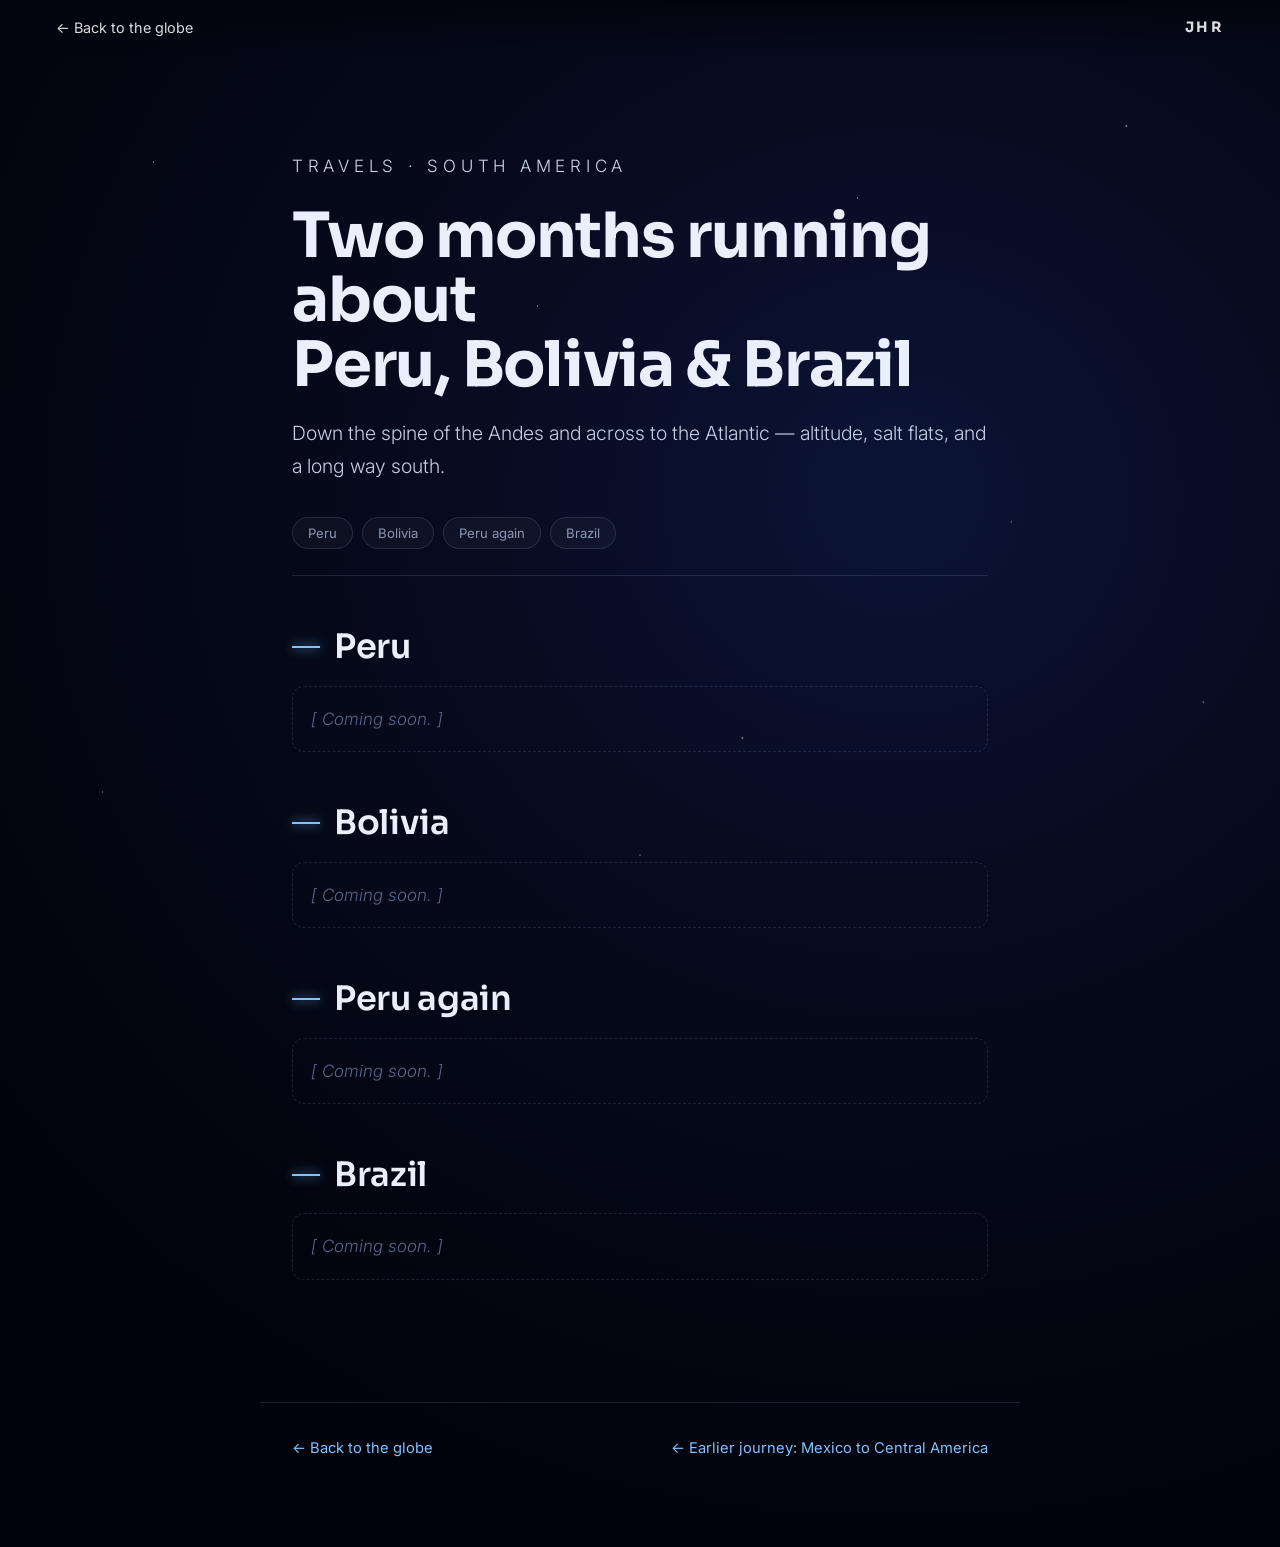
<file: lima-to-ushuaia.html>
<!DOCTYPE html>
<html lang="en">
<head>
  <meta charset="UTF-8" />

  <!-- Google tag (gtag.js) -->
  <script async src="https://www.googletagmanager.com/gtag/js?id=G-CB25DRCNF4"></script>
  <script>
    window.dataLayer = window.dataLayer || [];
    function gtag(){dataLayer.push(arguments);}
    gtag('js', new Date());

    gtag('config', 'G-CB25DRCNF4');
  </script>
  <meta name="viewport" content="width=device-width, initial-scale=1.0" />
  <title>Peru, Bolivia &amp; Brazil — Josh Haydon Rowe</title>
  <meta name="description" content="Two months running about Peru, Bolivia and Brazil." />
  <link rel="preconnect" href="https://fonts.googleapis.com" />
  <link rel="preconnect" href="https://fonts.gstatic.com" crossorigin />
  <link href="https://fonts.googleapis.com/css2?family=Sora:wght@300;500;600;700&family=Inter:wght@300;400;500&display=swap" rel="stylesheet" />
  <link rel="stylesheet" href="styles.css" />
</head>
<body>
  <div class="space-bg"></div>

  <nav class="article-nav">
    <a class="back" href="index.html">← Back to the globe</a>
    <a class="brand" href="index.html">JHR</a>
  </nav>

  <article class="article">
    <p class="eyebrow">Travels · South America</p>
    <h1>Two months running about<br />Peru, Bolivia &amp; Brazil</h1>
    <p class="lede">Down the spine of the Andes and across to the Atlantic —
      altitude, salt flats, and a long way south.</p>

    <nav class="secnav">
      <a href="#peru">Peru</a>
      <a href="#bolivia">Bolivia</a>
      <a href="#peru-again">Peru again</a>
      <a href="#brazil">Brazil</a>
    </nav>

    <section id="peru">
      <h2>Peru</h2>
      <!-- ✍️ Josh: write your Peru report here. -->
      <p class="soon">[ Coming soon. ]</p>
    </section>

    <section id="bolivia">
      <h2>Bolivia</h2>
      <p class="soon">[ Coming soon. ]</p>
    </section>

    <section id="peru-again">
      <h2>Peru again</h2>
      <p class="soon">[ Coming soon. ]</p>
    </section>

    <section id="brazil">
      <h2>Brazil</h2>
      <p class="soon">[ Coming soon. ]</p>
    </section>
  </article>

  <footer class="article-foot">
    <a href="index.html">← Back to the globe</a>
    <a href="mexico-to-colombia.html">← Earlier journey: Mexico to Central America</a>
  </footer>
</body>
</html>
</file>
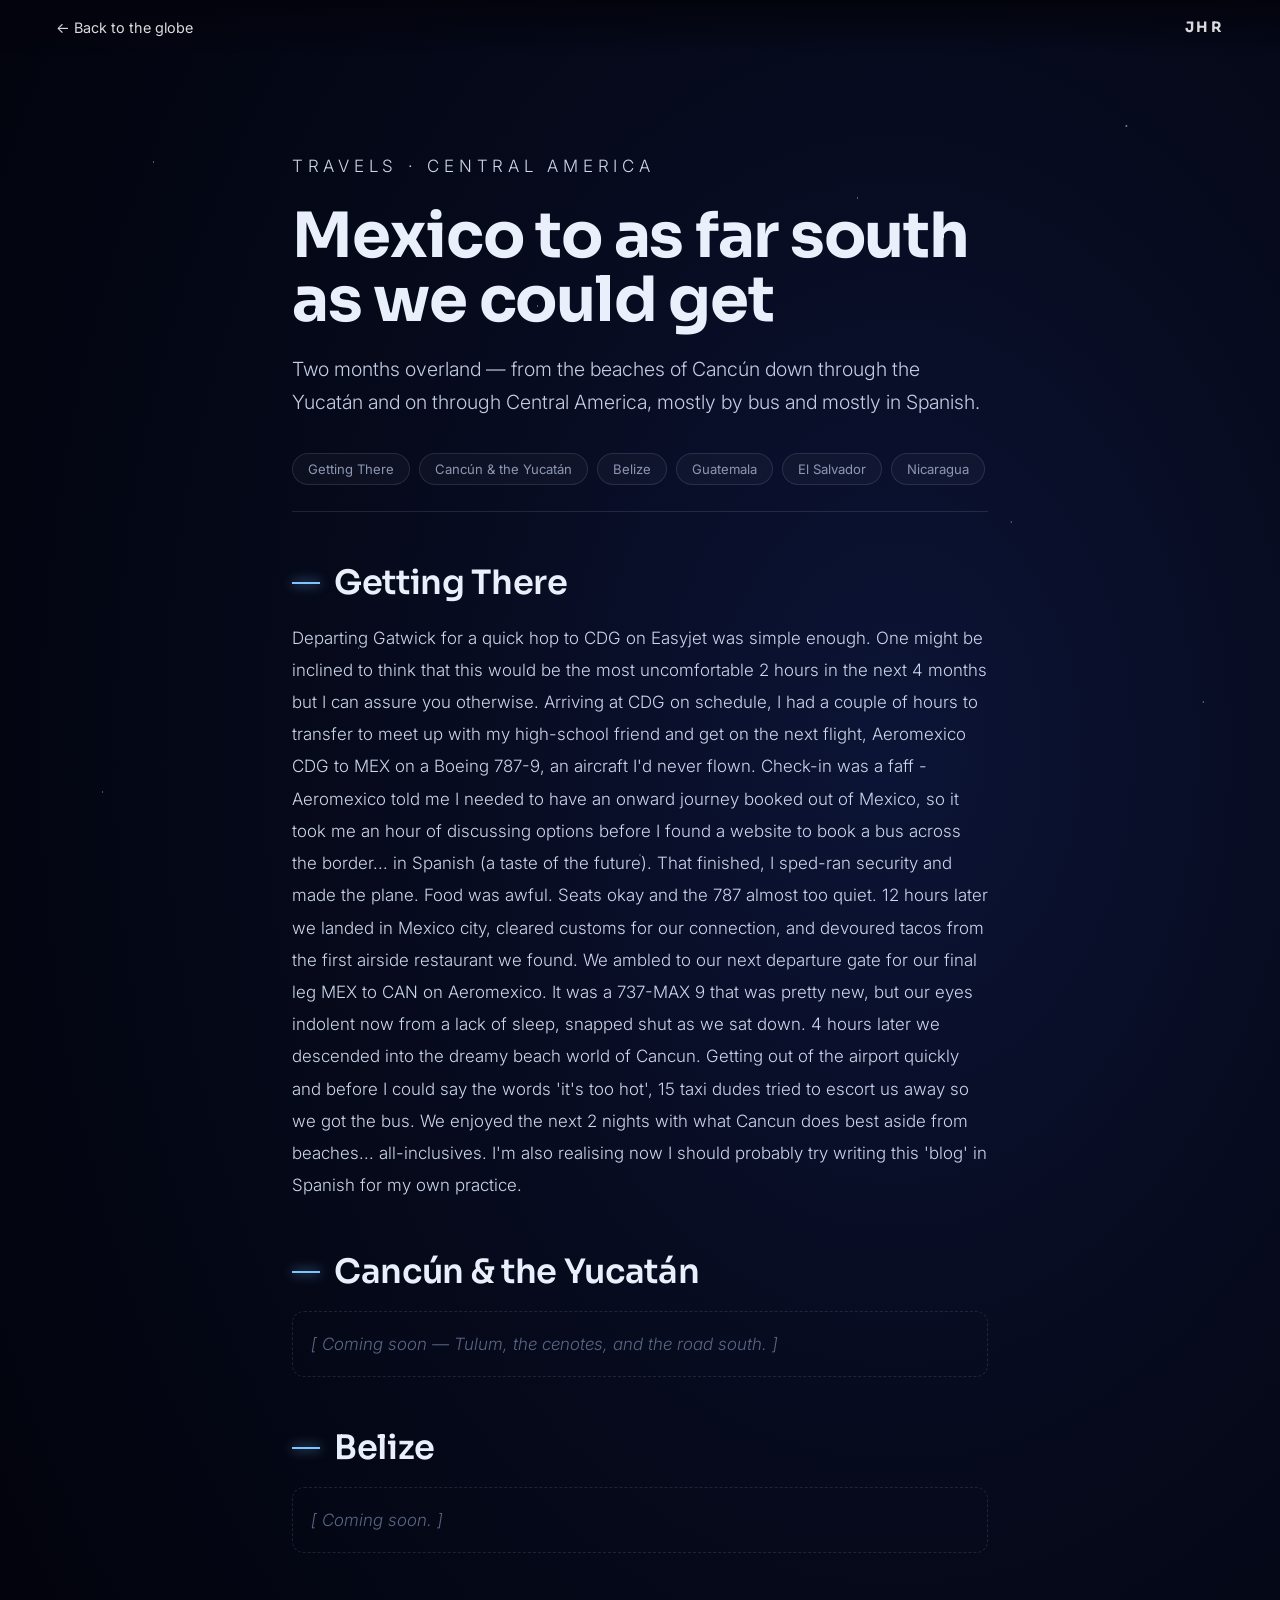
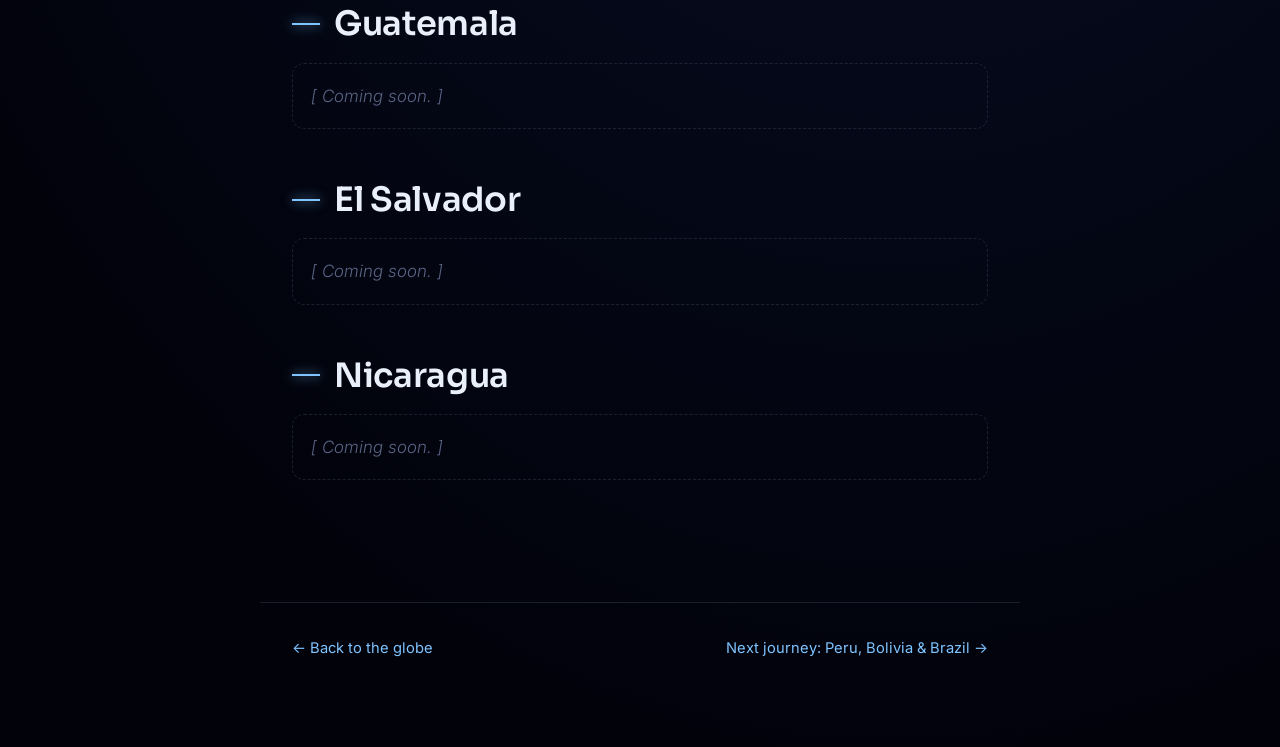
<file: mexico-to-colombia.html>
<!DOCTYPE html>
<html lang="en">
<head>
  <meta charset="UTF-8" />

  <!-- Google tag (gtag.js) -->
  <script async src="https://www.googletagmanager.com/gtag/js?id=G-CB25DRCNF4"></script>
  <script>
    window.dataLayer = window.dataLayer || [];
    function gtag(){dataLayer.push(arguments);}
    gtag('js', new Date());

    gtag('config', 'G-CB25DRCNF4');
  </script>
  <meta name="viewport" content="width=device-width, initial-scale=1.0" />
  <title>Mexico to Central America — Josh Haydon Rowe</title>
  <meta name="description" content="Two months overland from Cancún as far south as we could get." />
  <link rel="preconnect" href="https://fonts.googleapis.com" />
  <link rel="preconnect" href="https://fonts.gstatic.com" crossorigin />
  <link href="https://fonts.googleapis.com/css2?family=Sora:wght@300;500;600;700&family=Inter:wght@300;400;500&display=swap" rel="stylesheet" />
  <link rel="stylesheet" href="styles.css" />
</head>
<body>
  <div class="space-bg"></div>

  <nav class="article-nav">
    <a class="back" href="index.html">← Back to the globe</a>
    <a class="brand" href="index.html">JHR</a>
  </nav>

  <article class="article">
    <p class="eyebrow">Travels · Central America</p>
    <h1>Mexico to as far south<br />as we could get</h1>
    <p class="lede">Two months overland — from the beaches of Cancún down through
      the Yucatán and on through Central America, mostly by bus and mostly in Spanish.</p>

    <nav class="secnav">
      <a href="#getting-there">Getting There</a>
      <a href="#yucatan">Cancún &amp; the Yucatán</a>
      <a href="#belize">Belize</a>
      <a href="#guatemala">Guatemala</a>
      <a href="#el-salvador">El Salvador</a>
      <a href="#nicaragua">Nicaragua</a>
    </nav>

    <section id="getting-there">
      <h2>Getting There</h2>
      <p>
        Departing Gatwick for a quick hop to CDG on Easyjet was simple enough. One might be inclined to think that this would be the
        most uncomfortable 2 hours in the next 4 months but I can assure you otherwise. Arriving at CDG on schedule, I had a couple of hours to transfer
        to meet up with my high-school friend and get on the next flight, Aeromexico CDG to MEX on a Boeing 787-9, an aircraft I'd never flown. Check-in was a faff
        - Aeromexico told me I needed to have an onward journey booked out of Mexico, so it took me an hour of discussing options before I found a website
        to book a bus across the border... in Spanish (a taste of the future). That finished, I sped-ran security and made the plane. Food was awful. Seats okay
        and the 787 almost too quiet. 12 hours later we landed in Mexico city, cleared customs for our connection, and devoured tacos from the first airside
        restaurant we found. We ambled to our next departure gate for our final leg MEX to CAN on Aeromexico. It was a 737-MAX 9 that was pretty new, but our eyes
        indolent now from a lack of sleep, snapped shut as we sat down. 4 hours later we descended into the dreamy beach world of Cancun. Getting out of the
        airport quickly and before I could say the words 'it's too hot', 15 taxi dudes tried to escort us away so we got the bus. We enjoyed the next 2 nights
        with what Cancun does best aside from beaches... all-inclusives.
        I'm also realising now I should probably try writing this 'blog' in Spanish for my own practice.
      </p>
    </section>

    <section id="yucatan">
      <h2>Cancún &amp; the Yucatán</h2>
      <!-- ✍️ Josh: Tulum, cenotes, getting south toward Guatemala. -->
      <p class="soon">[ Coming soon — Tulum, the cenotes, and the road south. ]</p>
    </section>

    <section id="belize">
      <h2>Belize</h2>
      <p class="soon">[ Coming soon. ]</p>
    </section>

    <section id="guatemala">
      <h2>Guatemala</h2>
      <p class="soon">[ Coming soon. ]</p>
    </section>

    <section id="el-salvador">
      <h2>El Salvador</h2>
      <p class="soon">[ Coming soon. ]</p>
    </section>

    <section id="nicaragua">
      <h2>Nicaragua</h2>
      <p class="soon">[ Coming soon. ]</p>
    </section>
  </article>

  <footer class="article-foot">
    <a href="index.html">← Back to the globe</a>
    <a href="lima-to-ushuaia.html">Next journey: Peru, Bolivia &amp; Brazil →</a>
  </footer>
</body>
</html>
</file>
<file: styles.css>
/* ================================================================== *
 *  Josh Haydon Rowe — interactive globe site
 * ================================================================== */

:root {
  --bg:        #03040c;
  --ink:       #eaf0fb;
  --muted:     #8c97b3;
  --faint:     #5a6585;
  --accent:    #7fc4ff;
  --accent-2:  #9d8bff;
  --line:      rgba(140, 160, 200, 0.18);
  --panel-w:   min(46vw, 540px);
  --ease:      cubic-bezier(0.22, 1, 0.36, 1);
}

* { box-sizing: border-box; }

html, body {
  margin: 0;
  padding: 0;
  background: var(--bg);
  color: var(--ink);
  font-family: 'Inter', system-ui, sans-serif;
  -webkit-font-smoothing: antialiased;
}

body {
  /* deep-space backdrop behind the (transparent) WebGL canvas */
  background:
    radial-gradient(ellipse 90% 70% at 70% 32%, #0c1436 0%, #060a1c 45%, #01020a 100%);
  overflow-x: hidden;
}

a { color: inherit; text-decoration: none; }

/* ----------------------------------------------------- globe layers */

#globe-canvas {
  position: fixed;
  inset: 0;
  width: 100vw;
  height: 100vh;
  z-index: 0;
  display: block;
}

.scrim {
  position: fixed;
  inset: 0;
  z-index: 1;
  pointer-events: none;
  background:
    linear-gradient(100deg,
      rgba(3, 4, 12, 0.94) 0%,
      rgba(3, 4, 12, 0.72) 28%,
      rgba(3, 4, 12, 0.18) 54%,
      rgba(3, 4, 12, 0) 70%),
    radial-gradient(ellipse 120% 80% at 50% 120%, rgba(3,4,12,0.6), transparent 60%);
}

/* floating location label that tracks a point on the globe */
#globe-label {
  position: fixed;
  top: 0; left: 0;
  z-index: 5;
  display: flex;
  align-items: center;
  gap: 8px;
  padding: 7px 13px 7px 10px;
  border: 1px solid var(--line);
  border-radius: 100px;
  background: rgba(7, 11, 26, 0.6);
  backdrop-filter: blur(8px);
  white-space: nowrap;
  pointer-events: none;
  opacity: 0;
  transition: opacity 0.5s var(--ease);
}
#globe-label.show { opacity: 1; }
#globe-label.behind { opacity: 0; }
#globe-label .gl-dot {
  width: 8px; height: 8px; border-radius: 50%;
  background: var(--accent);
  box-shadow: 0 0 0 4px rgba(127, 196, 255, 0.18), 0 0 12px var(--accent);
}
#globe-label .gl-text { display: flex; flex-direction: column; line-height: 1.15; }
#globe-label .gl-title { font-size: 0.82rem; font-weight: 600; letter-spacing: 0.01em; }
#globe-label .gl-sub { font-size: 0.66rem; color: var(--muted); }

/* ----------------------------------------------------------- navbar */

.topnav {
  position: fixed;
  top: 0; left: 0; right: 0;
  z-index: 30;
  display: flex;
  align-items: center;
  justify-content: space-between;
  padding: 22px clamp(20px, 5vw, 56px);
}
.topnav::before {
  content: '';
  position: absolute;
  inset: 0 0 auto 0;
  height: 150px;
  background: linear-gradient(to bottom, rgba(3, 4, 12, 0.55), transparent);
  pointer-events: none;
  z-index: -1;
}
.topnav .brand {
  font-family: 'Sora', sans-serif;
  font-weight: 700;
  letter-spacing: 0.16em;
  font-size: 1rem;
  color: #fff;
  text-shadow: 0 1px 14px rgba(0, 0, 0, 0.6);
}
.navlinks { display: flex; gap: clamp(14px, 2.4vw, 34px); align-items: center; }
.navlinks a {
  position: relative;
  font-size: 0.86rem;
  letter-spacing: 0.04em;
  color: #fff;
  opacity: 0.86;
  text-shadow: 0 1px 14px rgba(0, 0, 0, 0.7);
  transition: opacity 0.25s;
  padding: 4px 0;
}
.navlinks a::after {
  content: ''; position: absolute; left: 0; right: 100%; bottom: -2px;
  height: 1px; background: #fff; transition: right 0.35s var(--ease);
}
.navlinks a:hover { opacity: 1; }
.navlinks a:hover::after,
.navlinks a.active::after { right: 0; }
.navlinks a.active { opacity: 1; }
.nav-contact {
  border: 1px solid rgba(255,255,255,0.55);
  border-radius: 100px;
  padding: 6px 16px !important;
}
.nav-contact::after { display: none; }

/* ----------------------------------------------------------- layout */

main { position: relative; z-index: 10; }

.step {
  min-height: 100vh;
  display: flex;
  align-items: center;
  padding: 120px clamp(20px, 5vw, 64px);
}

.panel {
  width: var(--panel-w);
  max-width: 100%;
}

.eyebrow {
  font-size: 0.74rem;
  letter-spacing: 0.28em;
  text-transform: uppercase;
  color: var(--accent);
  margin: 0 0 18px;
  font-weight: 500;
}

h1, h2, h3 {
  font-family: 'Sora', sans-serif;
  font-weight: 600;
  letter-spacing: -0.02em;
  margin: 0;
  line-height: 1;
}

.hero .panel { width: min(54vw, 640px); }
.hero-title {
  font-size: clamp(2.8rem, 7vw, 5.4rem);
  font-weight: 700;
  line-height: 0.94;
  letter-spacing: -0.03em;
  margin-bottom: 26px;
}
.hero-title .word { display: inline-block; }   /* never break mid-word */
.hero-title .char { display: inline-block; will-change: transform, opacity; }
h2 { font-size: clamp(2.2rem, 5vw, 3.6rem); margin-bottom: 6px; }
h3 { font-size: clamp(1.8rem, 4vw, 2.7rem); margin-bottom: 6px; }

.locline {
  color: var(--muted);
  font-size: 0.95rem;
  letter-spacing: 0.02em;
  margin: 4px 0 24px;
}

.hero-sub {
  color: #c4cde2;
  font-size: clamp(1rem, 1.4vw, 1.15rem);
  line-height: 1.7;
  font-weight: 300;
  max-width: 30em;
  margin: 0 0 36px;
}

p { line-height: 1.75; color: #c4cde2; font-weight: 300; }

/* placeholder copy — clearly marks where to write */
.placeholder {
  color: var(--faint);
  font-style: italic;
  border-left: 2px dashed var(--line);
  padding-left: 16px;
  margin: 18px 0;
}

.hint { color: var(--muted); font-size: 0.9rem; margin: 22px 0 14px; }

.textlink {
  display: inline-block;
  margin-top: 22px;
  color: var(--accent);
  font-size: 0.92rem;
  border-bottom: 1px solid rgba(127, 196, 255, 0.35);
  padding-bottom: 2px;
  transition: border-color 0.25s, color 0.25s;
}
.textlink:hover { color: #fff; border-color: #fff; }

/* ----------------------------------------------------- buttons/chips */

.hero-cta, .contact-links { display: flex; flex-wrap: wrap; gap: 12px; }

.btn {
  font-family: 'Inter', sans-serif;
  font-size: 0.92rem;
  letter-spacing: 0.02em;
  color: var(--ink);
  background: rgba(127, 196, 255, 0.08);
  border: 1px solid rgba(127, 196, 255, 0.45);
  border-radius: 100px;
  padding: 12px 26px;
  cursor: pointer;
  transition: all 0.3s var(--ease);
  backdrop-filter: blur(4px);
}
.btn:hover {
  background: var(--accent);
  color: #04101f;
  border-color: var(--accent);
  transform: translateY(-2px);
  box-shadow: 0 10px 30px -10px rgba(127, 196, 255, 0.6);
}
.btn.ghost { background: transparent; border-color: var(--line); }
.btn.ghost:hover { border-color: var(--accent); background: rgba(127,196,255,0.08); color: var(--ink); }

.chips { display: flex; flex-wrap: wrap; gap: 9px; margin-top: 8px; }
.chip {
  font-family: 'Inter', sans-serif;
  font-size: 0.82rem;
  color: var(--muted);
  background: rgba(255, 255, 255, 0.03);
  border: 1px solid var(--line);
  border-radius: 100px;
  padding: 8px 16px;
  cursor: pointer;
  transition: all 0.25s var(--ease);
}
.chip:hover { color: var(--ink); border-color: rgba(127,196,255,0.5); }
.chip.active {
  color: #04101f;
  background: var(--accent);
  border-color: var(--accent);
}

/* --------------------------------------------------------- specials */

.hero-panel { animation: rise 1.2s var(--ease) both; }
@keyframes rise { from { opacity: 0; transform: translateY(24px); } to { opacity: 1; transform: none; } }

.scroll-hint {
  position: absolute;
  left: clamp(20px, 5vw, 64px);
  bottom: 38px;
  display: flex;
  align-items: center;
  gap: 12px;
  color: var(--muted);
  font-size: 0.74rem;
  letter-spacing: 0.18em;
  text-transform: uppercase;
}
.scroll-hint i {
  width: 1px; height: 34px; background: linear-gradient(var(--accent), transparent);
  position: relative; overflow: hidden;
}
.scroll-hint i::after {
  content: ''; position: absolute; top: -34px; left: 0; width: 1px; height: 34px;
  background: var(--accent); animation: drop 1.8s var(--ease) infinite;
}
@keyframes drop { 0% { transform: translateY(0); } 100% { transform: translateY(68px); } }

.contact-panel .copyright { color: var(--faint); font-size: 0.8rem; margin-top: 40px; }

/* ------------------------------------------------------- responsive */

@media (max-width: 760px) {
  :root { --panel-w: 100%; }
  .scrim {
    background:
      linear-gradient(180deg,
        rgba(3,4,12,0.55) 0%, rgba(3,4,12,0.35) 35%,
        rgba(3,4,12,0.55) 70%, rgba(3,4,12,0.85) 100%);
  }
  .step { align-items: flex-end; padding: 100px 22px 90px; }
  .hero.step { align-items: center; }
  .panel {
    background: linear-gradient(180deg, rgba(4,7,18,0) 0%, rgba(4,7,18,0.55) 22%);
    border-radius: 18px;
    padding: 22px;
    backdrop-filter: blur(2px);
  }
  .topnav { padding: 16px 20px; }
  .navlinks { gap: 14px; }
  .nav-contact { display: none; }
  .scroll-hint { left: 22px; }
}

@media (prefers-reduced-motion: reduce) {
  .scroll-hint i::after, .hero-panel { animation: none; }
}

/* ================================================================== *
 *  Loading screen — globe assembling from pieces
 * ================================================================== */

#loader {
  position: fixed;
  inset: 0;
  z-index: 9999;
  display: grid;
  place-items: center;
  background-color: #04060f;
  background-image:
    radial-gradient(ellipse 90% 70% at 50% 38%, #0c1436 0%, #060a1c 45%, #01020a 100%);
}
#loader.done {
  animation: lo-out 0.7s ease forwards;
  pointer-events: none;
}
@keyframes lo-out { to { opacity: 0; visibility: hidden; } }

.loader-inner { display: flex; flex-direction: column; align-items: center; gap: 30px; }

.loader-globe {
  width: clamp(124px, 30vw, 196px);
  height: auto;
  overflow: visible;
  filter: drop-shadow(0 0 26px rgba(91, 155, 255, 0.28));
}
.loader-globe .globe { animation: lo-rock 6s ease-in-out infinite; transform-origin: 110px 110px; }
.loader-globe .piece {
  transform-box: fill-box;
  transform-origin: center;
  animation: lo-piece 1.9s cubic-bezier(0.22, 1, 0.36, 1) both;
}
.loader-globe .line { fill: none; stroke: rgba(159, 208, 255, 0.85); stroke-width: 1.4; }
.loader-globe .land { fill: rgba(86, 178, 124, 0.6); }

@keyframes lo-piece {
  0%   { opacity: 0; transform: scale(0.12); }
  65%  { opacity: 1; transform: scale(1.06); }
  100% { opacity: 1; transform: scale(1); }
}
@keyframes lo-rock {
  0%, 100% { transform: rotate(-6deg); }
  50%      { transform: rotate(6deg); }
}

.loader-text {
  margin: 0;
  font-size: 0.72rem;
  letter-spacing: 0.32em;
  text-transform: uppercase;
  color: var(--muted);
  font-weight: 500;
}
.loader-text i { font-style: normal; }
.loader-text i::after { content: ''; animation: lo-dots 1.6s steps(1, end) infinite; }
@keyframes lo-dots {
  0% { content: ''; } 25% { content: '·'; } 50% { content: '··'; } 75% { content: '···'; }
}

@media (prefers-reduced-motion: reduce) {
  .loader-globe .globe, .loader-globe .piece, .loader-text i::after { animation: none; }
  .loader-globe .piece { opacity: 1; transform: none; }
}

/* ================================================================== *
 *  Long-form travel article pages (mexico-…, lima-…)
 * ================================================================== */

.space-bg {
  position: fixed;
  inset: 0;
  z-index: 0;
  pointer-events: none;
  opacity: 0.7;
  background-image:
    radial-gradient(1px 1px at 12% 18%, #ffffff, transparent),
    radial-gradient(1px 1px at 28% 72%, #cfe3ff, transparent),
    radial-gradient(1px 1px at 42% 34%, #ffffff, transparent),
    radial-gradient(1.4px 1.4px at 58% 82%, #ffe9c9, transparent),
    radial-gradient(1px 1px at 67% 22%, #ffffff, transparent),
    radial-gradient(1px 1px at 79% 58%, #d6e6ff, transparent),
    radial-gradient(1.4px 1.4px at 88% 14%, #ffffff, transparent),
    radial-gradient(1px 1px at 8% 88%, #cfe3ff, transparent),
    radial-gradient(1px 1px at 50% 95%, #ffffff, transparent),
    radial-gradient(1px 1px at 94% 78%, #ffffff, transparent);
}

.article-nav {
  position: fixed;
  top: 0; left: 0; right: 0;
  z-index: 30;
  display: flex;
  align-items: center;
  justify-content: space-between;
  padding: 18px clamp(20px, 5vw, 56px);
  background: linear-gradient(to bottom, rgba(3, 4, 12, 0.9), transparent);
}
.article-nav .back,
.article-nav .brand {
  display: inline-flex;
  align-items: center;
  gap: 8px;
  color: #fff;
  font-size: 0.9rem;
  opacity: 0.86;
  transition: opacity 0.25s;
}
.article-nav .brand { font-family: 'Sora', sans-serif; font-weight: 700; letter-spacing: 0.16em; }
.article-nav .back:hover { opacity: 1; }

.article {
  position: relative;
  z-index: 10;
  max-width: 760px;
  margin: 0 auto;
  padding: 150px clamp(22px, 5vw, 32px) 60px;
}
.article h1 {
  font-family: 'Sora', sans-serif;
  font-weight: 700;
  font-size: clamp(2.3rem, 6vw, 3.9rem);
  line-height: 1.03;
  letter-spacing: -0.02em;
  margin-bottom: 20px;
}
.article .lede {
  color: #c4cde2;
  font-size: clamp(1.05rem, 1.6vw, 1.22rem);
  line-height: 1.7;
  font-weight: 300;
  margin: 0 0 8px;
}

.secnav {
  display: flex;
  flex-wrap: wrap;
  gap: 9px;
  margin: 34px 0 4px;
  padding-bottom: 26px;
  border-bottom: 1px solid var(--line);
}
.secnav a {
  font-size: 0.82rem;
  color: var(--muted);
  background: rgba(255, 255, 255, 0.03);
  border: 1px solid var(--line);
  border-radius: 100px;
  padding: 7px 15px;
  transition: all 0.25s var(--ease);
}
.secnav a:hover { color: var(--ink); border-color: rgba(127, 196, 255, 0.5); }

.article section { margin-top: 54px; scroll-margin-top: 100px; }
.article section h2 {
  display: flex;
  align-items: center;
  gap: 14px;
  font-family: 'Sora', sans-serif;
  font-weight: 600;
  font-size: clamp(1.5rem, 3.4vw, 2.1rem);
  letter-spacing: -0.01em;
  margin-bottom: 22px;
}
.article section h2::before {
  content: '';
  width: 28px; height: 2px; flex: none;
  background: var(--accent);
  box-shadow: 0 0 12px var(--accent);
}
.article p {
  font-size: 1.06rem;
  line-height: 1.9;
  color: #cdd6ea;
  font-weight: 300;
  margin: 0 0 22px;
}
.article .soon {
  color: var(--faint);
  font-style: italic;
  border: 1px dashed var(--line);
  border-radius: 12px;
  padding: 16px 18px;
}

.article-foot {
  position: relative;
  z-index: 10;
  max-width: 760px;
  margin: 40px auto 0;
  padding: 36px clamp(22px, 5vw, 32px) 90px;
  border-top: 1px solid var(--line);
  display: flex;
  flex-wrap: wrap;
  gap: 16px;
  justify-content: space-between;
  align-items: center;
  color: var(--muted);
  font-size: 0.92rem;
}
.article-foot a { color: var(--accent); transition: color 0.25s; }
.article-foot a:hover { color: #fff; }
</file>
